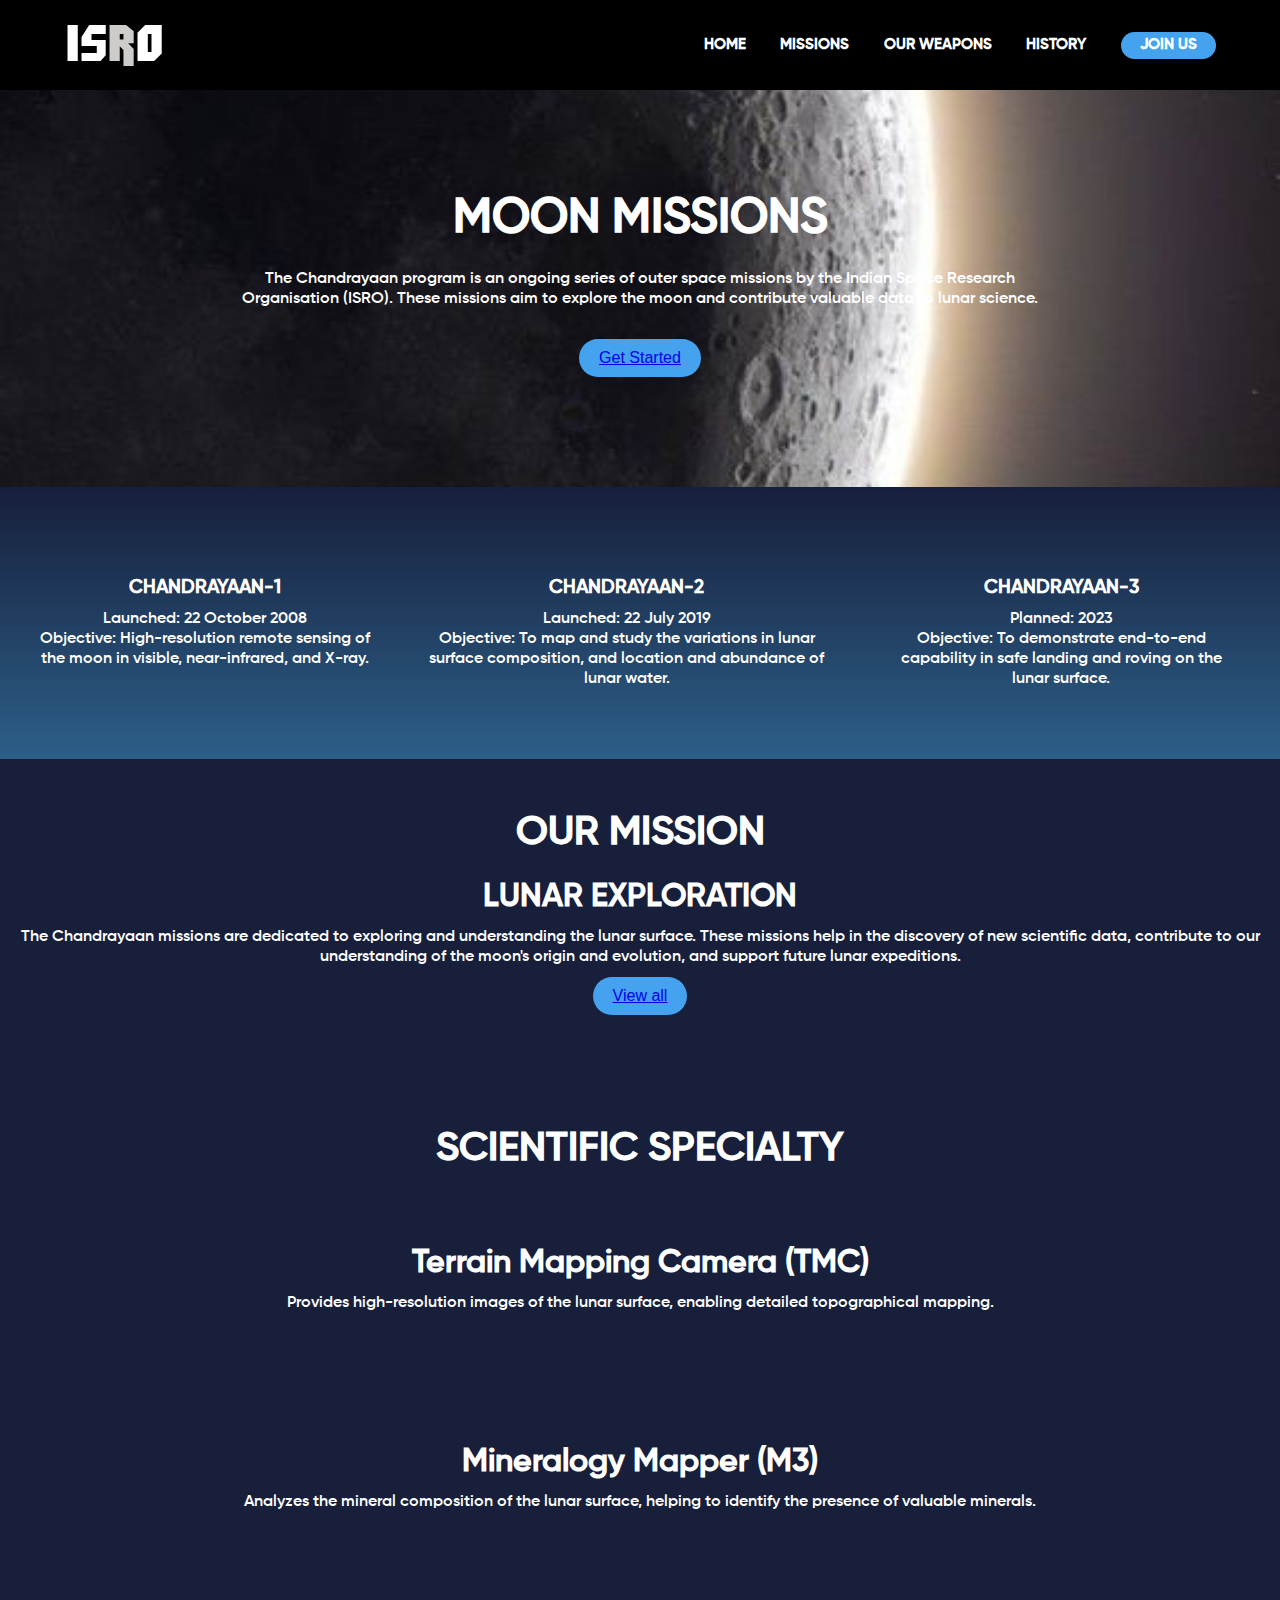
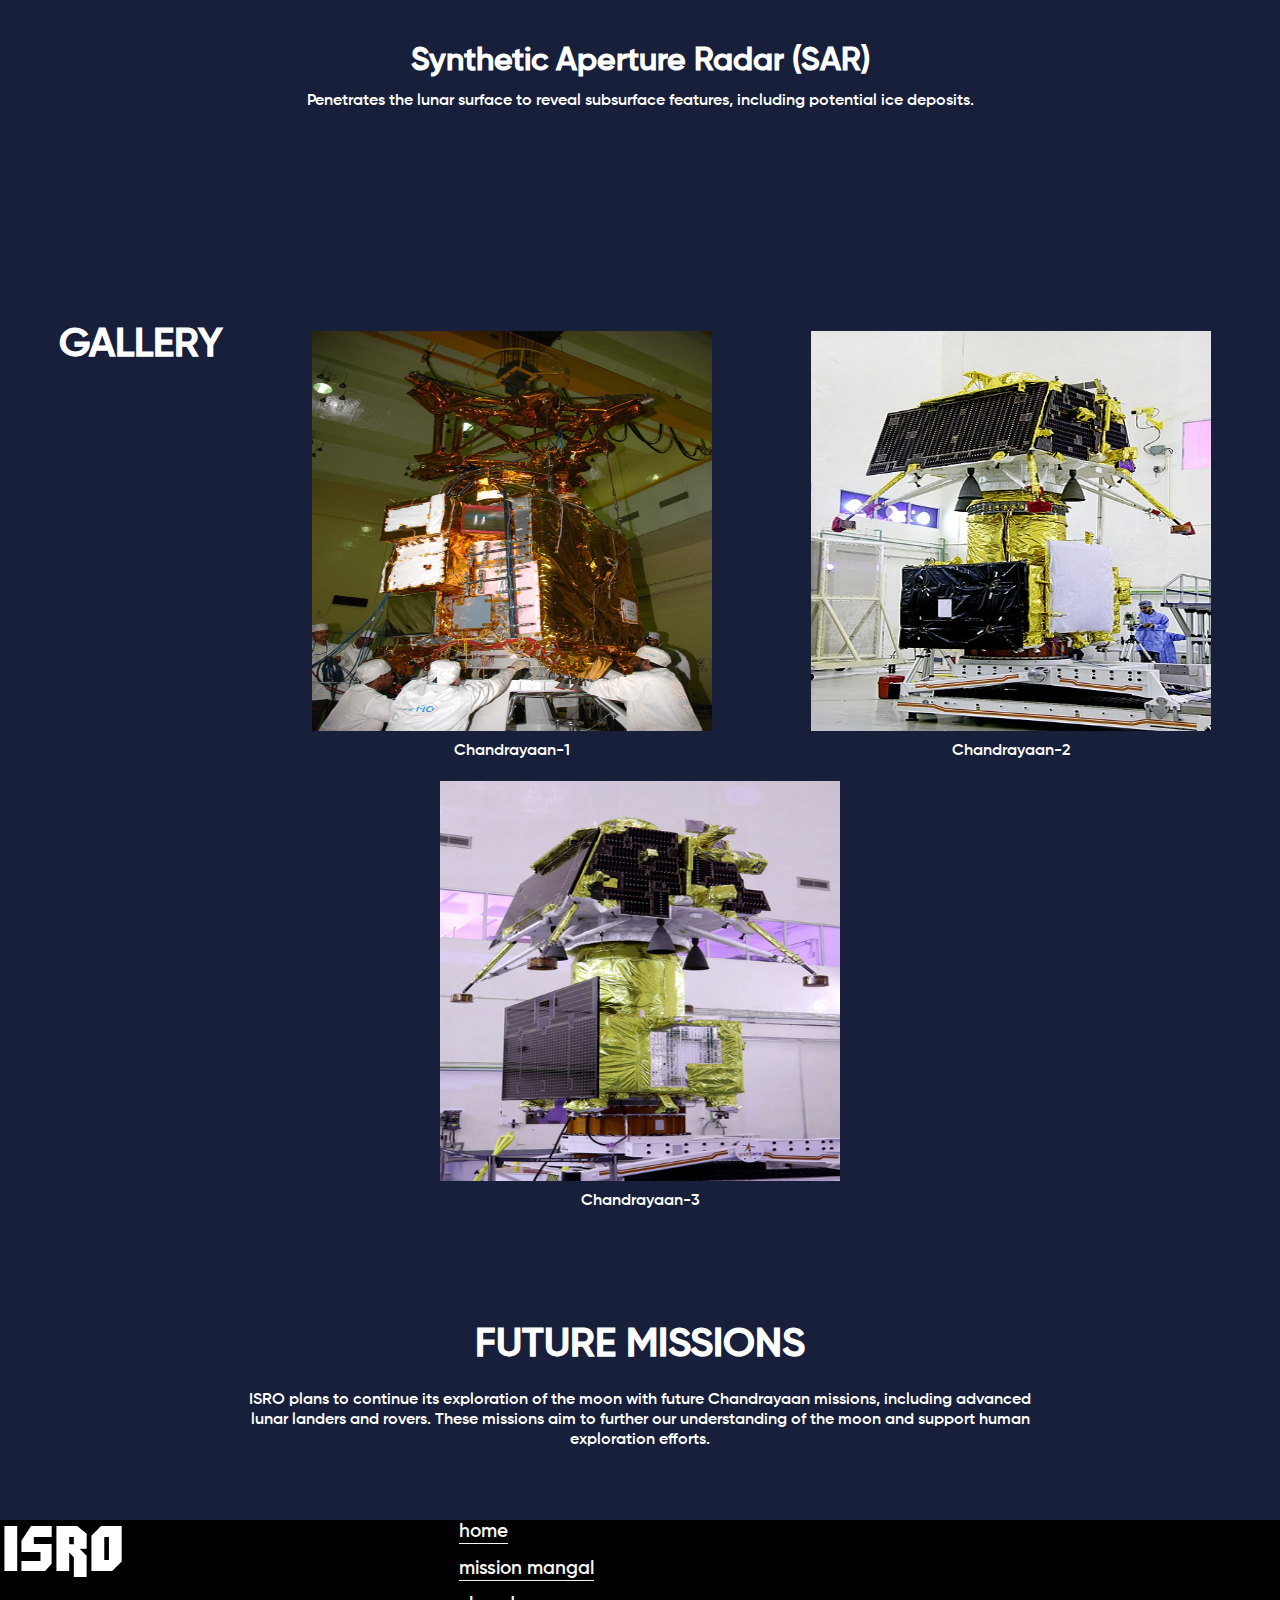
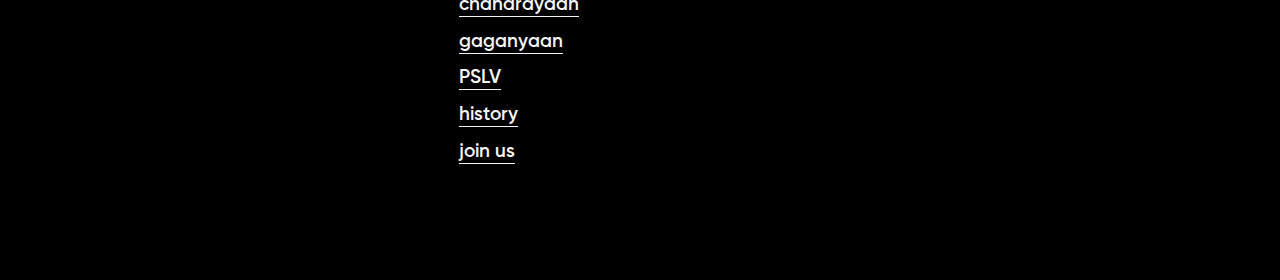
<file: pages/chandrayaan.html>
<!DOCTYPE html>
<html lang="en">
<head>
    <meta charset="UTF-8">
    <meta name="viewport" content="width=device-width, initial-scale=1.0">
    <title>Chandrayaan Mission</title>
    <link rel="shortcut icon" href="../img/moon-miss.png" type="image/x-icon">
    <link rel="stylesheet" href="./../css/nav.css">
    <link rel="stylesheet" href="./../css/footer.css">
    <link rel="stylesheet" href="./../css/chandrayan.css">
    <link rel="shortcut icon" href="../img/moon-miss.png" type="x-icon">
</head>
<body>
    <nav>
        <div id="nav-right">IS<span>R</span>O</div>
        <div id="nav-left">
            <ul>
                <li><a href="../index.html">home</a></li>
                <li><a href="../pages/gaganyan.html">missions</a></li>
                <li><a href="../pages/pslvloncher.html">our weapons</a></li>
                <li><a href="../pages/history.html">history</a></li>
                <li><a href="../pages/joinus.html">join us</a></li>
            </ul>

            <div id="open-page">

                <div id="resp-nav">
                    <ul>
                        <li><a href="../index.html">home</a></li>
                        <li><a href="../pages/gaganyan.html">missions</a></li>
                        <li><a href="../pages/pslvloncher.html">our weapons</a></li>
                        <li><a href="../pages/history.html">history</a></li>
                        <li><a href="../pages/joinus.html">join us</a></li>
                    </ul>
                </div>
            </div>
        </div>
    </nav>

    <main>
        <div class="moon">
            <h1>MOON MISSIONS</h1>
            <p>The Chandrayaan program is an ongoing series of outer space missions by the Indian Space Research Organisation (ISRO). These missions aim to explore the moon and contribute valuable data to lunar science.</p>
            <button class="btn-get-started"><a href="https://www.isro.gov.in/(Yuvika%20)%20-%20Online%20Registration.html">Get Started</a></button>
        </div>
        <div class="container">
            <div class="items">
                <h3>CHANDRAYAAN-1</h3>
                <p>Launched: 22 October 2008<br>Objective: High-resolution remote sensing of the moon in visible, near-infrared, and X-ray.</p>
            </div>
            <div class="items">
                <h3>CHANDRAYAAN-2</h3>
                <p>Launched: 22 July 2019<br>Objective: To map and study the variations in lunar surface composition, and location and abundance of lunar water.</p>
            </div>
            <div class="items">
                <h3>CHANDRAYAAN-3</h3>
                <p>Planned: 2023<br>Objective: To demonstrate end-to-end capability in safe landing and roving on the lunar surface.</p>
            </div>
        </div>
        <div class="mission">
            <h2>OUR MISSION</h2>
            <h3>LUNAR EXPLORATION</h3>
            <p>The Chandrayaan missions are dedicated to exploring and understanding the lunar surface. These missions help in the discovery of new scientific data, contribute to our understanding of the moon's origin and evolution, and support future lunar expeditions.</p>
            <button class="btn-view-all"><a href="https://en.wikipedia.org/wiki/List_of_missions_to_the_Moon">View all</a></button>
        </div>
        <div class="specialty">
            <h2>SCIENTIFIC SPECIALTY</h2>
            <div class="specialty">
                <h3>Terrain Mapping Camera (TMC)</h3>
                <p>Provides high-resolution images of the lunar surface, enabling detailed topographical mapping.</p>
            </div>
            <div class="specialty">
                <h3>Mineralogy Mapper (M3)</h3>
                <p>Analyzes the mineral composition of the lunar surface, helping to identify the presence of valuable minerals.</p>
            </div>
            <div class="specialty">
                <h3>Synthetic Aperture Radar (SAR)</h3>
                <p>Penetrates the lunar surface to reveal subsurface features, including potential ice deposits.</p>
            </div>
        </div>
        <div class="gallery">
            <h2>GALLERY</h2>
            <div class="gallery-item">
                <img src="../img/chandrayaan-1.jpg" alt="Chandrayaan-1">
                <p>Chandrayaan-1 </p>
            </div>
            <div class="gallery-item">
                <img src="../img/Chandrayaan-2.jpg" alt="Chandrayaan-2">
                <p>Chandrayaan-2 </p>
            </div>
            <div class="gallery-item">
                <img src="../img/chandrayaan-3.jpg" alt="Chandrayaan-3">
                <p>Chandrayaan-3</p>
            </div>
        </div>
        <div class="future">
            <h2>FUTURE MISSIONS</h2>
            <p>ISRO plans to continue its exploration of the moon with future Chandrayaan missions, including advanced lunar landers and rovers. These missions aim to further our understanding of the moon and support human exploration efforts.
            </p>

        </div>
    </main>
   
</body>
<div id="footer">
    <div id="footer-container">
        <div id="footer-part1">ISRO</div>
        <div id="footer-part2">
            <span><a href="#">home</a></span>
            <span><a href="../pages/MissionMars.html">mission mangal</a></span>
            <span><a href="../pages/chandrayaan.html">chandrayaan</a></span>
            <span><a href="../pages/gaganyan.html">gaganyaan</a></span>
            <span><a href="../pages/pslvloncher.html">PSLV</a></span>
            <span><a href="../pages/history.html">history</a></span>
            <span><a href="../pages/joinus.html">join us</a></span>
        </div>
        <div id="footer-part3">
            <iframe src="https://www.google.com/maps/embed?pb=!1m14!1m8!1m3!1d61972313.271768555!2d73.823375!3d18.551943!3m2!1i1024!2i768!4f13.1!3m3!1m2!1s0x3bc2bf91d6e59715%3A0xd68925614ce86247!2sISRO-UoP%20Space%20Technology%20Cell!5e0!3m2!1sen!2sin!4v1716525151636!5m2!1sen!2sin" width="350" height="200" style="border:0; border-radius: 4px;" allowfullscreen=" " loading="lazy" referrerpolicy="no-referrer-when-downgrade"></iframe>
        </div>
    </div>
</html>
</file>
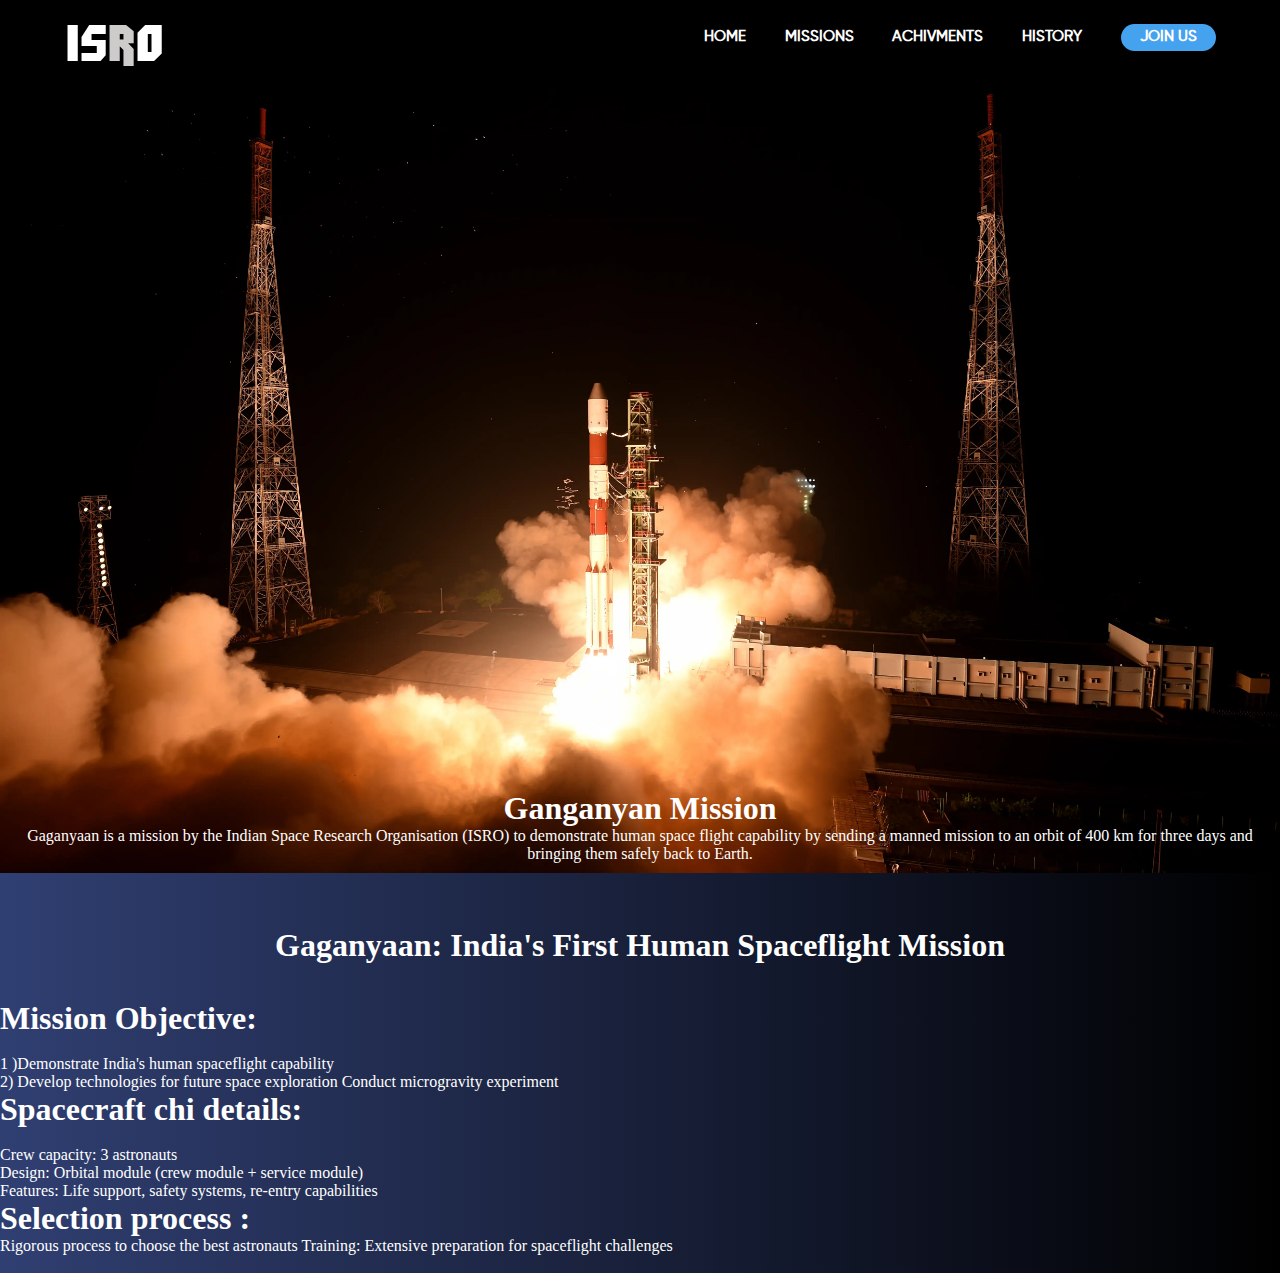
<file: pages/gaganyan.html>
<!DOCTYPE html>
<html lang="en">
<head>
    <meta charset="UTF-8">
    <meta name="viewport" content="width=device-width, initial-scale=1.0">
    <title>Gaganyan</title>
    <link rel="stylesheet" href="./../css/nav.css">
    <link rel="stylesheet" href="./../css/gaganyan.css">
    <link rel="stylesheet" href="../css/footer.css">
</head>
<body>
    <nav>
        <div id="nav-right">IS<span>R</span>O</div>
        <div id="nav-left">
            <ul>
                <li><a href="#">home</a></li>
                <li><a href="#">missions</a></li>
                <li><a href="#">achivments</a></li>
                <li><a href="#">history</a></li>
                <li><a href="#">join us</a></li>
            </ul>
      <div id="open-page">
          
        <div id="resp-nav">
            <ul>
                <li><a href="#">home</a></li>
                <li><a href="#">missions</a></li>
                <li><a href="#">achivments</a></li>
                <li><a href="#">history</a></li>
                <li><a href="#">join us</a></li>
            </ul>
        </div>
      </div>
    </div>
</nav>
<div class="spaceship">
    <div class="info"> <h1>Ganganyan Mission</h1>
    <p > Gaganyaan is a mission by the Indian Space Research Organisation (ISRO) to demonstrate human space flight capability by sending a manned mission to an orbit of 400 km for three days and bringing them safely back to Earth.</p>
    </div>
     </div><br>
     <br>
     <br>

     <div class="title">
        <center><h1>Gaganyaan: India's First Human Spaceflight Mission</h1></center>
    </div><br><br>

    <div class="info-container">

        
        <div class="mission-info">
        <h1>Mission Objective:</h1><br>
       <p> 1 )Demonstrate India's human spaceflight capability<br>
            2) Develop technologies for future space exploration
            Conduct microgravity experiment</p>
        </div>
         
        <div class="mission-info">
            <h1>Spacecraft  chi details:</h1><br>
                
               <p> Crew capacity: 3 astronauts<br>
                Design: Orbital module (crew module + service module)<br>
                Features: Life support, safety systems, re-entry capabilities</p>
                </div>

                <div class="mission-info">
                <h1>Selection process :</h1>
                    <p>Rigorous process to choose the best astronauts
                   Training: Extensive preparation for spaceflight challenges</p>
                </div>
            </div><br>
</body>
</html>
</file>
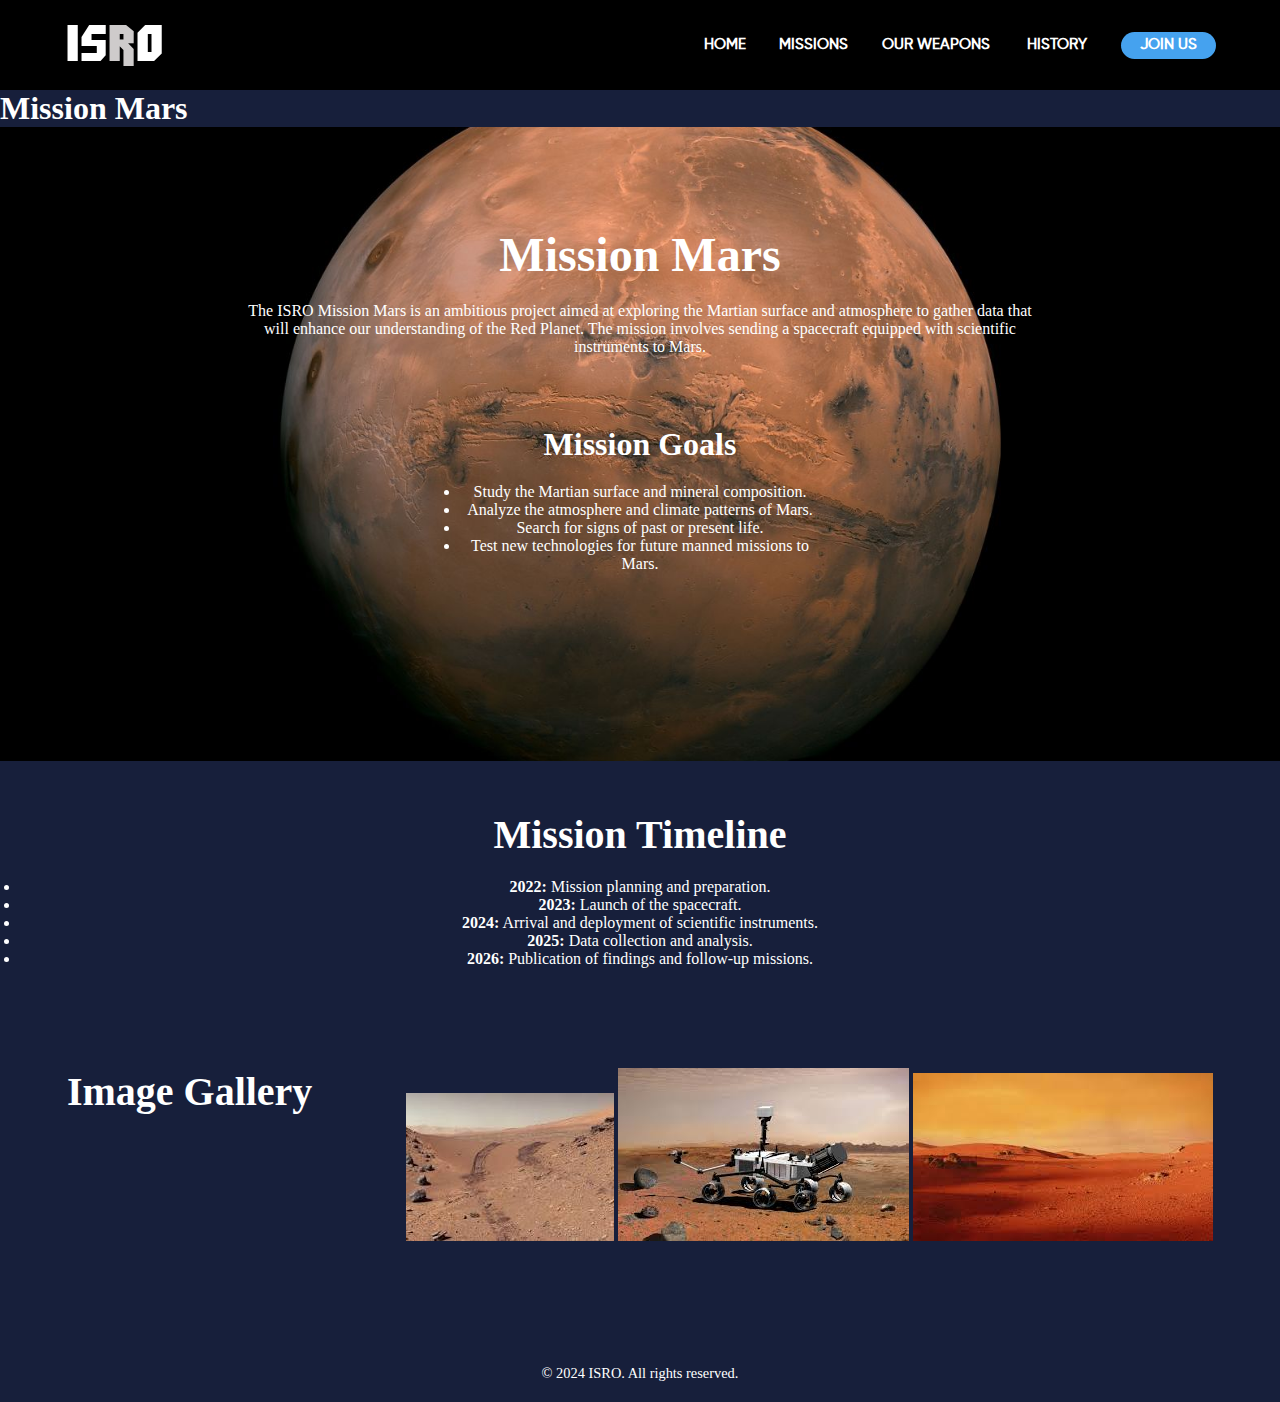
<file: pages/MissionMars.html>
<!DOCTYPE html>
<html lang="en">
    <head>
        <meta charset="UTF-8">
        <meta name="viewport" content="width=device-width, initial-scale=1.0">
        <link rel="stylesheet" href="./../css/MissionMars.css">
        <link rel="stylesheet" href="./../css/nav.css">

        <title>Mission Mars - ISRO Space Ship Project</title>
    </head>
    <body>

            <header>
        <nav>
            <div id="nav-right">IS<span>R</span>O</div>
            <div id="nav-left">
                <ul>
                    <li><a href="#">Home</a></li>
                    <li><a href="#">Missions</a></li>
                    <li><a href="#">Our Weapons </a></li>
                    <li><a href="#">History</a></li>
                    <li><a href="#">Join Us</a></li>
                </ul>
            </div>
        </nav>
        <h1>Mission Mars</h1>
    </header>
    <main>
        <div class="Mars">
        <h1>Mission Mars</h1>
            <p>The ISRO Mission Mars is an ambitious project aimed at exploring 
                the Martian surface and atmosphere to gather data that will enhance 
                our understanding of the Red Planet. The mission involves sending a 
                spacecraft equipped with scientific instruments to Mars. </p>
               
                <div class="container">
                    <div class="items">
            <h2>Mission Goals</h2>
                <p><li>Study the Martian surface and mineral composition.</li>
                <li>Analyze the atmosphere and climate patterns of Mars.</li>
                <li>Search for signs of past or present life.</li>
                <li>Test new technologies for future manned missions to Mars.</li><br></p>
            </div>
            </div>
            </div>
        <div class="mission">
            <h2>Mission Timeline</h2>
        
                <li><strong>2022:</strong> Mission planning and preparation.</li>
                <li><strong>2023:</strong> Launch of the spacecraft.</li>
                <li><strong>2024:</strong> Arrival and deployment of scientific instruments.</li>
                <li><strong>2025:</strong> Data collection and analysis.</li>
                <li><strong>2026:</strong> Publication of findings and follow-up missions.</li>
            </div>
        
        <div class="gallery">
            <h2>Image Gallery</h2>
            <div class="image-container">
                <img src="./../img/MarsSurface.png" alt="Mars Surface">
                <img src="./../img/MarsRover.png" alt="Mars Rover">
                <img src="./../img/MarsLandscape.png" alt="Mars Landscape">
            </div>
        </section>
    </main>
    <footer>
        <p>&copy; 2024 ISRO. All rights reserved.</p>
    </footer>
</body>





</html>
</file>
<file: css/nav.css>
@font-face {
    font-family: logo-font;
    src: url(../font/DIMITRI_.TTF);
}

@font-face {
    font-family: gily-roy;
    src: url(../font/Gilroy-Medium.ttf);
}



* {
    padding: 0;
    margin: 0;
}

body{
    overflow-x: hidden;
}

body::-webkit-scrollbar{
    display: none;
}


nav {
    height: 10vh;
    width: 100%;
    font-family: logo-font;
    display: flex;
    align-items: center;
    justify-content: space-between;
    background-color: black;
    backdrop-filter: blur(10px);
    position: sticky;
    top: 0;
    z-index: 11;
}

nav #nav-right {
    height: 100%;
    width: 20vw;
    font-size: 4vw;
    color: white;
    margin-left: 5vw;
    display: flex;
    align-items: center;
}

#nav-right span {
    color: rgb(206, 203, 203);
}

nav #nav-left {
    margin-right: 5vw;
    width: 40vw;
}

nav #nav-left ul {
    display: flex;
    align-items: center;
    justify-content: space-between;
    gap: 1vw;
}

#nav-left ul li {
    list-style: none;
}

#nav-left ul li a {
    text-decoration: none;
    color: white;
    text-transform: uppercase;
    font-family: gily-roy;
    font-weight: 900;
    font-size: 1.2vw;
}


#nav-left ul li a:hover{
    text-decoration: underline;
}

#nav-left ul li:nth-child(5) {
    padding: 0.5vh 1.5vw;
    background-color: #45a2ef;
    border-radius: 17px;
}


#open-page{
    display: flex;
    align-items: center;
    height: 100%;
    width: 10vw;
    position: absolute;
    top: 0;
    right: 0;
    background-image: url(../img/hamb-logo.svg);
    background-repeat: no-repeat;
    background-position: center;
    display: none;
}




#resp-nav{
    position: absolute;
    height: 100vh;
    width: 100vw;
    background:linear-gradient(to top,#032a49,black);
    right: 80%;
    top: 0;
    display:none;
}

#resp-nav ul li{
    color: white;
}

@media screen and (max-width:480px) {

    nav {
        height: 8vh;
        z-index: 11;
    }

    nav #nav-right {
        font-size: 8vw;
        margin-left: 2vw;
    }

    #nav-left ul li {
        display: none;
    }

     


    #open-page{
        display: flex;
        z-index: 1000;
    }
    #open-page:hover #resp-nav{
        display: flex;
        color: white;
        align-items: center;
        justify-content: center;
    }

    #resp-nav ul li{
        display: block;
        margin-top: 5vh;
    }

    #resp-nav ul li a{
        font-size: 5vw;
    }

    #resp-nav ul{
        display: flex;
        align-items: center;
        flex-direction: column;
        display: block;
    }




}

@media screen and (min-width:480px) and (max-width:991px) {
    nav #nav-left {
        margin-right: 2vw;
        width: 55vw;
    }

    nav #nav-left ul {
        gap: 2vw;
    }

    #nav-left ul li {
        list-style: none;
    }

    #nav-left ul li a {
        font-size: 1.9vw;
    }

    #open-page{
        display: none;
        background-image:none ;
    }
}
</file>
<file: css/footer.css>
@font-face {
    font-family:logo;
    src: url(../font/DIMITRI_.TTF);
}

@font-face {
    font-family:gily-roy;
    src: url(../font/Gilroy-Medium.ttf);
}


#footer{
    height: 40vh;
    width: 100%;
    background-color: black;
}

#footer-container{
    height: 100%;
    width: 100%;
    display: flex;
    align-items: start;
    justify-content: space-between;
}

#footer-part1{
    font-size: 5vw;
    font-family: logo;
}

#footer-part2{
    display: flex;
    flex-direction: column;
    align-items: start;
    font-family: gily-roy;
}

#footer-part2 span{
    margin-bottom: 1.4vh;
    border-bottom: 1px solid whitesmoke;
}

#footer-part2 span a{
    color: whitesmoke;
    text-decoration: none;
    font-size: 1.5vw;
}




@media screen and (max-width:500px) {
 
    #footer{
        height: 80vh;
        width: 100%;
        overflow: hidden;
    }
    
    #footer-container{
        height: 100%;
        width: 100%;
        display: flex;
        align-items: center;
        flex-direction: column;
        justify-content: space-between;

    }
    #footer-part1{
        font-size: 10vw;
        font-family: logo;
    }

    #footer-part2{
        display: flex;
        flex-direction: column;
        align-items: center;
        font-family: gily-roy;
    }
    
    

    
    #footer-part2 span a{
        color: whitesmoke;
        text-decoration: none;
        font-size:4vw;
    }

     
  #footer-part3 iframe{
    height: 150px;
    width: 200px;
  }

}



@media screen and (min-width:500px) and (max-width:950px){

    #footer-part1{
        font-size: 5vw;
        font-family: logo;
    }
    
    #footer-part2{
        display: flex;
        flex-direction: column;
        align-items: start;
        font-family: gily-roy;
    }
    
    #footer-part2 span{
        margin-bottom: 1.4vh;
        border-bottom: 1px solid whitesmoke;
    }
    
    #footer-part2 span a{
        color: whitesmoke;
        text-decoration: none;
        font-size: 2.5vw;
    }
 
  #footer-part3 iframe{
    height: 150px;
    width: 250px;
  }


}
</file>
<file: css/chandrayan.css>
@font-face {
    font-family: gily-roy;
    src: url(../font/Gilroy-SemiBold.ttf);
}
* {
    margin: 0;
    padding: 0;
    box-sizing: border-box;
}

body {
    font-family:gily-roy;
    color: white;
    background-color: #171F3B;
    overflow-x: hidden; 
}




.moon {
    text-align: center;
    background: url('../img/moon.jpg') no-repeat center center/cover;
    padding: 100px 20px;

}

.moon h1 {
    font-size: 3em;
}

.moon p {
    max-width: 800px;
    margin: 20px auto;
}



.container {
    display: flex;
    justify-content: space-around;
    padding: 50px 20px;
    background-image:linear-gradient(#171f3b,#2C5F88);
    top: 50px;
    margin: 0;
}

.items {
    text-align: center;
    padding: 20px;
}

.items h3 {

margin-top: 20px;
    margin-bottom: 10px;
}


.mission, .specialty, .gallery, .future {
    padding: 50px 20px;
    text-align: center;
    background-color:#171F3B;
}

.mission h2, .specialty h2, .gallery h2, .future h2 {
    font-size: 2.5em;
    margin-bottom: 20px;
}

.mission h3, .specialty h3 {
    font-size: 2em;
    margin-bottom: 10px;
}

.specialty {
    margin-bottom: 30px;
}

.gallery {
    display: flex;
    justify-content: space-around;
    flex-wrap: wrap;
    
}

.gallery-item {
    margin: 10px;
}

.gallery-item img {
    width: 400px;
    height: 400px;
    display: block;
}

.gallery-item p {
    margin-top: 10px;
}

.future p {
    max-width: 800px;
    margin: 20px auto;
}

.btn-view-all, .btn-get-started {
    background-color: #45a2ef;
    color: white;
    padding: 10px 20px;
    border: none;
    border-radius: 20px;
    cursor: pointer;
    font-size: 1em;
    margin: 10px;
}

.btn-view-all:hover, .btn-get-started:hover
 {
    border: #2C5F88 solid 3px;
    background-color: #2C5F88; 
}





@media (max-width: 768px) {


    .container{
        flex-direction: column;
        align-items: center;
    }

    .items {
        flex: 1 1 calc(50% - 40px); 
        max-width: calc(50% - 40px);
        margin:0;
        padding: 0;
    }

    .gallery {
        flex-direction: column;
        align-items: center;
    }

    .gallery-item {
        width: 80%;
        margin-bottom: 20px;
        align-items: center;
    }
}

@media (max-width: 480px ) {
    .items {
        flex: 1 1 100%; 
        max-width: 100%;
    }
    .items h3{
        
            flex: 1 1 100%; 
            max-width: 100%;
        
    }

    .gallery-item img {
        width: 100%;
    }
}
</file>
<file: css/gaganyan.css>
/*-----------font section---------*/
@font-face {
    font-family: gilory;
    src: url(./../font/Gilroy-Medium.ttf);
}
@font-face {
    font-family: logo-font;
    src: url(../font/DIMITRI_.TTF);
}

/*-----------body section---------*/

* {
    margin: 0;
    padding: 0;
    box-sizing: border-box;
}

body {
    height: 100%;
    width: 100%;
    background: rgb(23, 31, 59);
    background: linear-gradient(to right, #303f72, black);
    color: white;
    overflow-x: hidden;
}
.spaceship{
    text-align: center;
    background: url('../img/gaganyan..webp') center center/cover;
    padding: 700px 20px 10px 20px;

}
</file>
<file: css/MissionMars.css>
* {
    margin: 0;
    padding: 0;
    box-sizing: border-box;
}

body {
    font-family:Gilroy-Semi;
    color: white;
    background-color: #171F3B;
    overflow-x: hidden; 
}


main {
    padding-bottom: 50px; 
}

.Mars {
    text-align: center;
    background: url('./../img/Mars1.png') no-repeat center center/cover;
    padding: 100px 20px;
    position:relative;

}

.Mars h1 {
    font-size: 3em;
}

.Mars p {
    max-width: 800px;
    margin: 20px auto;
}
.container {
    display: flex;
    justify-content: space-around;
    padding: 50px 20px;
    
    
    top: 50px;
}

.items {
    text-align: center;
    width: 30%;
}

.items h2 {
    font-size: 2em;
    margin-bottom: 10px;
}

.mission, .specialty, .gallery {
    padding: 50px 20px;
    text-align: center;
    background-color:#171F3B;
}

.mission h2, .specialty h2, .gallery h2{
    font-size: 2.5em;
    margin-bottom: 20px;
}

.mission h3, .specialty h3 {
    font-size: 2em;
    margin-bottom: 10px;
}

.specialty {
    margin-bottom: 30px;
}

.gallery {
    display: flex;
    justify-content: space-around;
    flex-wrap: wrap;
    
}

.gallery-item {
    margin: 10px;
}

.gallery-item img {
    width: 400px;
    height: 400px;
    display: block;
}

.gallery-item p {
    margin-top: 10px;
}
.btn-view-all, .btn-submit {
    background-color: #45a2ef;
    color: white;
    padding: 10px 20px;
    border: none;
    border-radius: 20px;
    cursor: pointer;
    font-size: 1em;
    margin: 10px;
}

footer {
    text-align: center;
    padding: 20px;
    background-color: #171F3B;
    font-size: 0.9em;
}

@media (max-width: 768px) {
    .hero {
        padding: 50px 20px;
    }

    .hero h1 {
        font-size: 2.5em;
    }

    .features {
        flex-direction: column;
    }

    .feature {
        width: 80%;
        margin-bottom: 20px;
    }

    .gallery {
        flex-direction: column;
        align-items: center;
    }

    .gallery-item {
        width: 80%;
        margin-bottom: 20px;
    }
}

@media (max-width: 480px) {
    .hero {
        padding: 30px 20px;
    }

    .hero h1 {
        font-size: 2em;
    }

    .feature {
        width: 100%;
    }

    .gallery-item img {
        width: 50%;
        size: 50px;
    }
}
</file>
